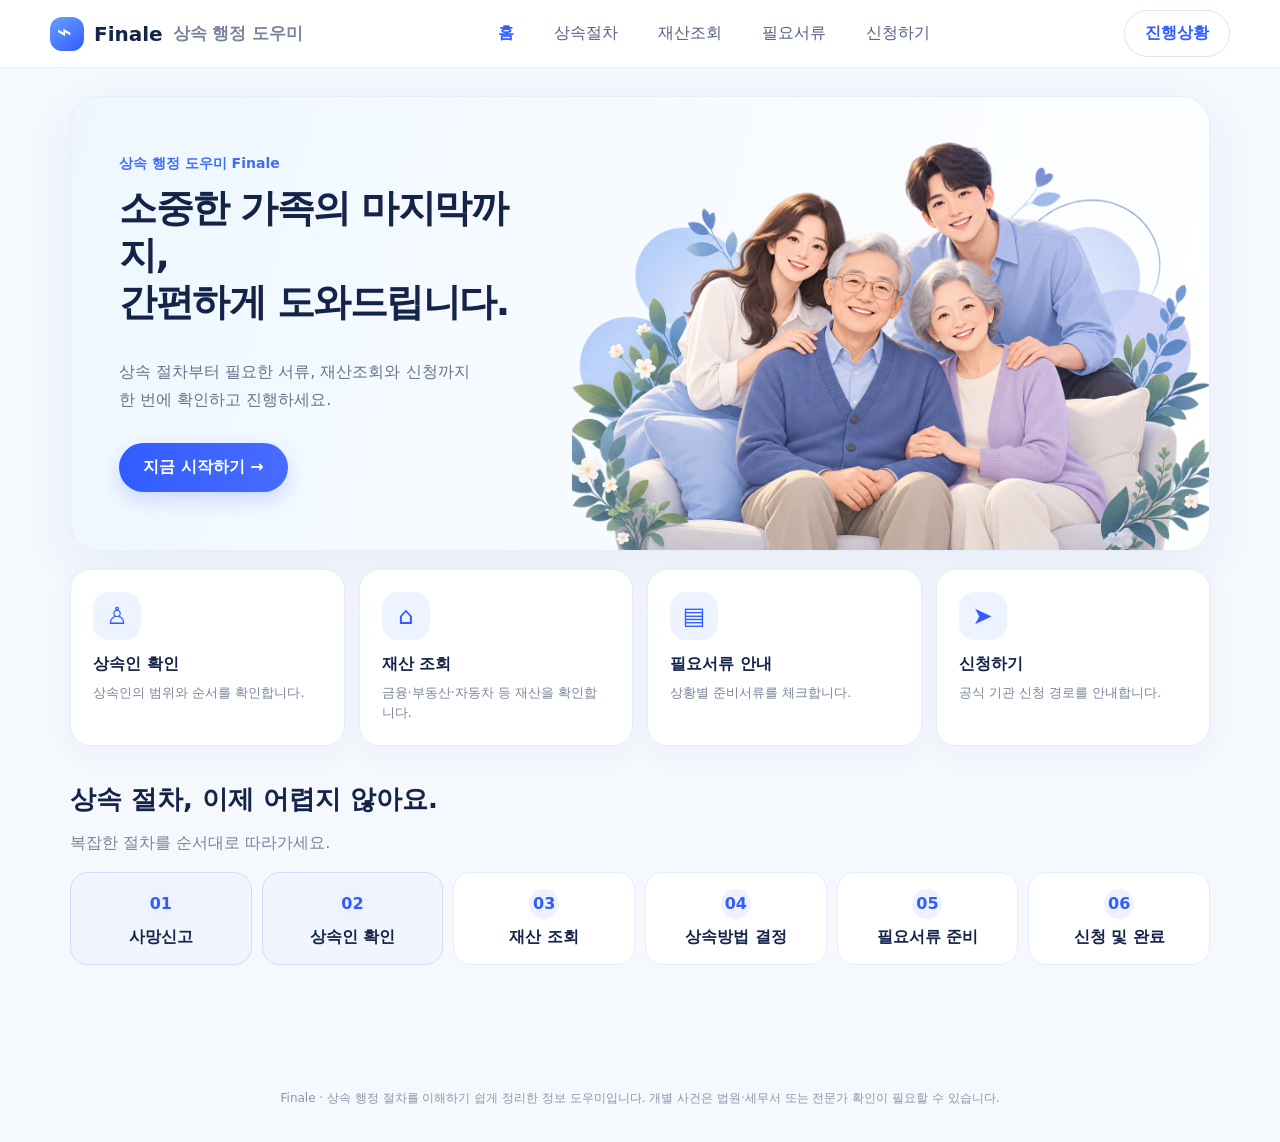
<file: index.html>
<!doctype html><html lang="ko"><head><meta charset="utf-8"><meta name="viewport" content="width=device-width,initial-scale=1,viewport-fit=cover"><meta name="theme-color" content="#ffffff"><title>Finale | 상속 행정 도우미</title><link rel="stylesheet" href="styles.css"></head><body>
<div id="app"></div><script src="app.js"></script></body></html>
</file>
<file: styles.css>
*{box-sizing:border-box}html,body{margin:0;font-family:Pretendard,"Apple SD Gothic Neo","Noto Sans KR",system-ui,sans-serif;color:#142449;background:#f5f8fd}button,input,select{font:inherit}.app{min-height:100vh}.topbar{height:68px;background:#fff;border-bottom:1px solid #e8edf6;display:flex;align-items:center;justify-content:space-between;padding:0 max(24px,calc((100vw - 1180px)/2));position:sticky;top:0;z-index:20}.brand{display:flex;gap:10px;align-items:center;font-weight:800;font-size:20px}.mark{width:34px;height:34px;border-radius:12px;background:linear-gradient(145deg,#6aa0ff,#315cff);position:relative}.mark:after{content:'⌁';color:white;font-size:25px;position:absolute;left:7px;top:0}.nav{display:flex;gap:28px}.nav button,.link{border:0;background:none;color:#52627f;cursor:pointer}.nav button.active{color:#315cff;font-weight:700}.shell{max-width:1180px;margin:auto;padding:28px 20px 90px}.hero{background:linear-gradient(105deg,#eef7ff,#fff);border:1px solid #e6eefb;border-radius:28px;overflow:hidden;display:grid;grid-template-columns:44% 56%;min-height:390px;box-shadow:0 16px 50px #365b9c12}.hero-copy{padding:58px 48px;display:flex;flex-direction:column;justify-content:center}.eyebrow{color:#416df5;font-weight:800;font-size:14px}.hero h1{font-size:38px;line-height:1.24;margin:12px 0 16px;letter-spacing:-1.5px}.hero p{color:#66738d;line-height:1.7}.hero img{width:100%;height:100%;object-fit:cover}.primary{border:0;border-radius:999px;background:linear-gradient(90deg,#315cff,#486cff);color:white;padding:14px 24px;font-weight:700;cursor:pointer;box-shadow:0 8px 20px #315cff33}.secondary{border:1px solid #dbe4f5;border-radius:999px;background:#fff;color:#315cff;padding:12px 20px;font-weight:700;cursor:pointer}.hero .primary{align-self:flex-start;margin-top:14px}.quick{display:grid;grid-template-columns:repeat(4,1fr);gap:14px;margin:18px 0 34px}.qcard,.card{background:#fff;border:1px solid #e7edf7;border-radius:20px;box-shadow:0 8px 30px #27497a0a}.qcard{padding:22px;cursor:pointer;transition:.2s}.qcard:hover{transform:translateY(-3px);box-shadow:0 12px 30px #27497a16}.ico{width:48px;height:48px;border-radius:16px;background:#edf3ff;color:#315cff;display:grid;place-items:center;font-size:24px;margin-bottom:14px}.qcard b{display:block;margin-bottom:7px}.qcard span{color:#78849b;font-size:13px;line-height:1.5}.section-title{font-size:26px;margin:36px 0 8px}.muted{color:#78849b}.steps{display:grid;grid-template-columns:repeat(6,1fr);gap:10px;margin-top:18px}.step{background:#fff;border:1px solid #e7edf7;border-radius:18px;padding:16px;text-align:center}.step.done{background:#f0f5ff;border-color:#cddcff}.step .num{width:30px;height:30px;margin:auto auto 8px;border-radius:50%;display:grid;place-items:center;background:#edf2ff;color:#315cff;font-weight:800}.page-head{display:flex;justify-content:space-between;align-items:end;margin-bottom:22px}.page-head h1{margin:0 0 8px}.grid2{display:grid;grid-template-columns:1fr 1fr;gap:18px}.card{padding:24px}.card h3{margin-top:0}.ill{width:100%;height:220px;object-fit:contain;border-radius:18px;background:#f5f9ff}.list{display:grid;gap:12px}.item{display:flex;gap:14px;align-items:center;border:1px solid #e6edf8;background:#fff;border-radius:16px;padding:16px;cursor:pointer}.item .mini{width:40px;height:40px;border-radius:13px;background:#edf3ff;display:grid;place-items:center;color:#315cff}.item strong{display:block}.item small{color:#7a879f}.badge{display:inline-block;padding:7px 10px;border-radius:999px;background:#edf3ff;color:#315cff;font-size:12px;font-weight:700}.notice{padding:15px 17px;border-radius:16px;background:#f1f5ff;color:#526589;font-size:13px;line-height:1.6}.form{display:grid;gap:13px}.field label{display:block;font-size:13px;font-weight:700;margin-bottom:7px}.field input,.field select{width:100%;padding:13px 14px;border:1px solid #dce5f2;border-radius:12px;background:#fff}.choice{display:grid;grid-template-columns:repeat(3,1fr);gap:10px}.choice button{padding:16px 10px;border:1px solid #dce5f2;background:#fff;border-radius:14px;cursor:pointer}.choice button.selected{border-color:#315cff;background:#f0f4ff;color:#315cff;font-weight:700}.progress{height:8px;border-radius:8px;background:#e9eef7;overflow:hidden}.progress>i{display:block;height:100%;background:#416df5;border-radius:8px}.check{display:flex;gap:12px;padding:14px 0;border-bottom:1px solid #edf1f7}.check input{width:20px;height:20px;accent-color:#315cff}.footer{text-align:center;color:#8b96aa;font-size:12px;padding:35px}.bottom{display:none}.modal-back{position:fixed;inset:0;background:#14244980;z-index:40;display:grid;place-items:center;padding:20px}.modal{max-width:470px;width:100%;background:#fff;border-radius:28px;padding:28px;box-shadow:0 30px 80px #14244955}.modal img{height:190px}.modal h2{text-align:center}.modal .primary{width:100%;margin-top:12px}.close{float:right;border:0;background:none;font-size:22px;cursor:pointer}.source{font-size:12px;color:#77849c;margin-top:12px}.source a{color:#315cff}.desktop-only{display:block}
@media(max-width:760px){body{background:#fff}.topbar{height:60px;padding:0 18px}.nav{display:none}.shell{padding:16px 16px 90px}.hero{grid-template-columns:1fr;min-height:auto;border-radius:22px}.hero-copy{padding:28px 24px 18px;order:2}.hero h1{font-size:28px}.hero img{height:270px;order:1}.quick{grid-template-columns:1fr;margin-top:14px}.qcard{display:grid;grid-template-columns:50px 1fr;column-gap:12px;padding:15px}.qcard .ico{grid-row:1/3;margin:0}.steps{grid-template-columns:repeat(3,1fr)}.grid2{grid-template-columns:1fr}.page-head{align-items:start}.choice{grid-template-columns:1fr}.bottom{display:grid;grid-template-columns:repeat(4,1fr);position:fixed;bottom:0;left:0;right:0;height:68px;background:#fff;border-top:1px solid #e7edf6;z-index:30;padding-bottom:env(safe-area-inset-bottom)}.bottom button{border:0;background:#fff;color:#7c899f;font-size:11px}.bottom button.active{color:#315cff;font-weight:800}.desktop-only{display:none}.ill{height:190px}}
</file>
